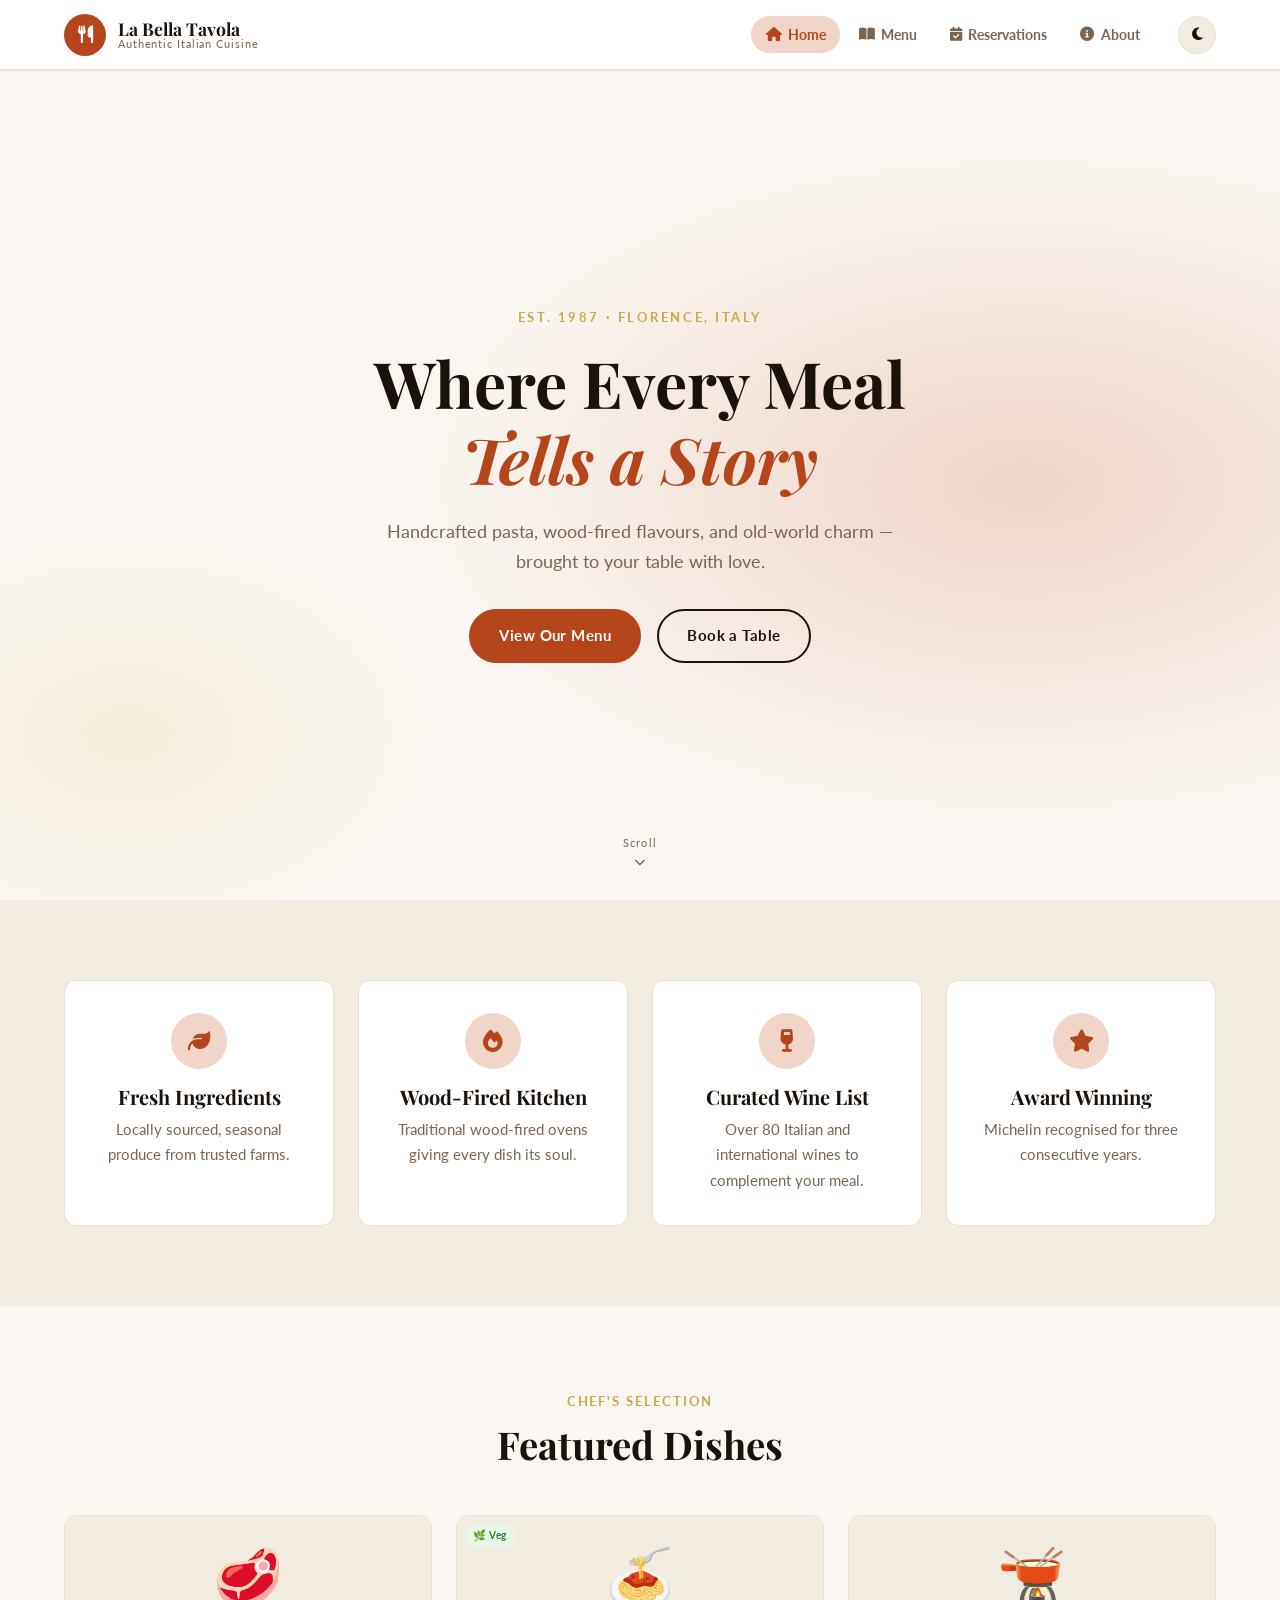
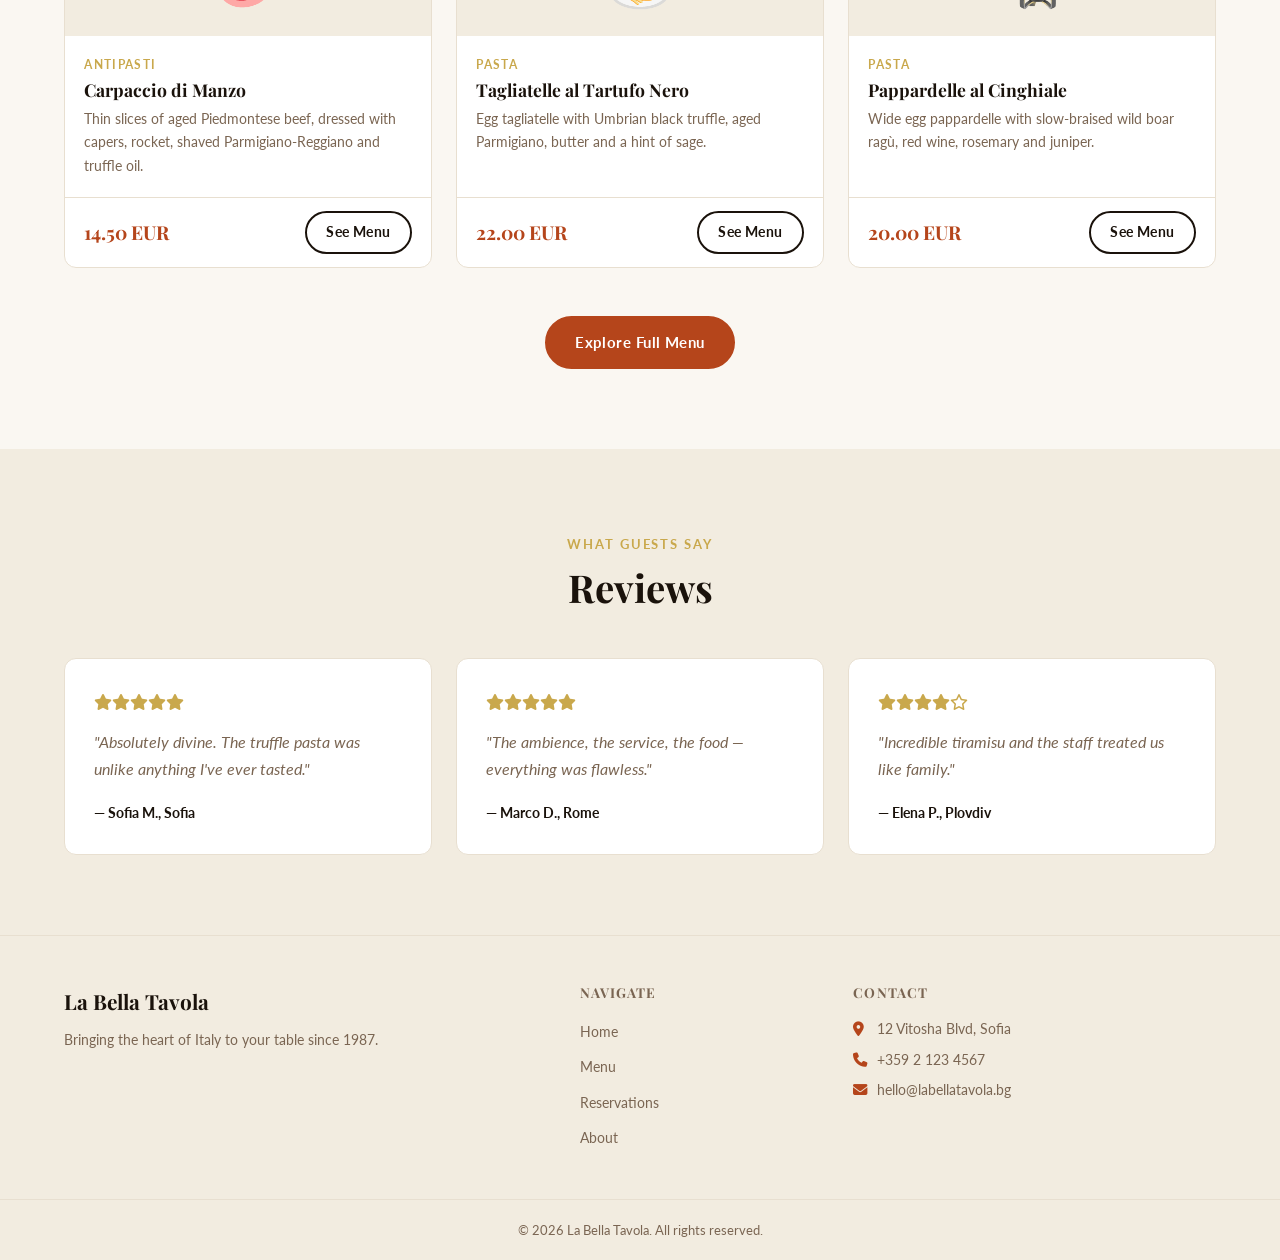
<file: index.html>
<!DOCTYPE html>
<html lang="bg">
<head>
  <meta charset="UTF-8" />
  <meta name="viewport" content="width=device-width, initial-scale=1.0" />
  <title>La Bella Tavola – Restaurant Menu</title>
  <link rel="preconnect" href="https://fonts.googleapis.com" />
  <link rel="preconnect" href="https://fonts.gstatic.com" crossorigin />
  <link href="https://fonts.googleapis.com/css2?family=Playfair+Display:ital,wght@0,400;0,700;1,400&family=Lato:wght@300;400;700&display=swap" rel="stylesheet" />
  <link rel="stylesheet" href="https://cdnjs.cloudflare.com/ajax/libs/font-awesome/6.5.0/css/all.min.css" />
  <link rel="stylesheet" href="css/style.css" />
</head>
<body>
  <header>
    <div class="header-inner">
      <div class="logo">
        <span class="logo-icon"><i class="fa-solid fa-utensils"></i></span>
        <div class="logo-text">
          <span class="logo-name">La Bella Tavola</span>
          <span class="logo-tagline">Authentic Italian Cuisine</span>
        </div>
      </div>
      <button class="hamburger" id="hamburger" aria-label="Toggle menu">
        <span></span><span></span><span></span>
      </button>
      <nav id="main-nav">
        <ul>
          <li><a href="index.html" class="active"><i class="fa-solid fa-house"></i> Home</a></li>
          <li><a href="pages/menu.html"><i class="fa-solid fa-book-open"></i> Menu</a></li>
          <li><a href="pages/reservations.html"><i class="fa-solid fa-calendar-check"></i> Reservations</a></li>
          <li><a href="pages/about.html"><i class="fa-solid fa-circle-info"></i> About</a></li>
        </ul>
      </nav>
      <button class="theme-toggle" id="themeToggle" aria-label="Toggle dark mode">
        <i class="fa-solid fa-moon"></i>
      </button>
    </div>
  </header>

  <main>
    <section class="hero">
      <div class="hero-bg"></div>
      <div class="hero-content">
        <p class="hero-sub">Est. 1987 · Florence, Italy</p>
        <h1>Where Every Meal<br /><em>Tells a Story</em></h1>
        <p class="hero-desc">Handcrafted pasta, wood-fired flavours, and old-world charm — brought to your table with love.</p>
        <div class="hero-btns">
          <a href="pages/menu.html" class="btn btn-primary">View Our Menu</a>
          <a href="pages/reservations.html" class="btn btn-outline">Book a Table</a>
        </div>
      </div>
      <div class="hero-scroll-hint">
        <span>Scroll</span>
        <i class="fa-solid fa-chevron-down"></i>
      </div>
    </section>

    <section class="features">
      <div class="container">
        <div class="features-grid">
          <div class="feature-card">
            <div class="feature-icon"><i class="fa-solid fa-leaf"></i></div>
            <h3>Fresh Ingredients</h3>
            <p>Locally sourced, seasonal produce from trusted farms.</p>
          </div>
          <div class="feature-card">
            <div class="feature-icon"><i class="fa-solid fa-fire"></i></div>
            <h3>Wood-Fired Kitchen</h3>
            <p>Traditional wood-fired ovens giving every dish its soul.</p>
          </div>
          <div class="feature-card">
            <div class="feature-icon"><i class="fa-solid fa-wine-glass"></i></div>
            <h3>Curated Wine List</h3>
            <p>Over 80 Italian and international wines to complement your meal.</p>
          </div>
          <div class="feature-card">
            <div class="feature-icon"><i class="fa-solid fa-star"></i></div>
            <h3>Award Winning</h3>
            <p>Michelin recognised for three consecutive years.</p>
          </div>
        </div>
      </div>
    </section>

    <section class="featured-section">
      <div class="container">
        <div class="section-header">
          <span class="section-label">Chef's Selection</span>
          <h2>Featured Dishes</h2>
        </div>
        <div class="dishes-grid" id="featuredDishes"></div>
        <div class="section-footer">
          <a href="pages/menu.html" class="btn btn-primary">Explore Full Menu</a>
        </div>
      </div>
    </section>

    <section class="testimonials">
      <div class="container">
        <div class="section-header">
          <span class="section-label">What Guests Say</span>
          <h2>Reviews</h2>
        </div>
        <div class="testimonials-grid">
          <article class="testimonial-card">
            <div class="stars"><i class="fa-solid fa-star"></i><i class="fa-solid fa-star"></i><i class="fa-solid fa-star"></i><i class="fa-solid fa-star"></i><i class="fa-solid fa-star"></i></div>
            <p>"Absolutely divine. The truffle pasta was unlike anything I've ever tasted."</p>
            <cite>— Sofia M., Sofia</cite>
          </article>
          <article class="testimonial-card">
            <div class="stars"><i class="fa-solid fa-star"></i><i class="fa-solid fa-star"></i><i class="fa-solid fa-star"></i><i class="fa-solid fa-star"></i><i class="fa-solid fa-star"></i></div>
            <p>"The ambience, the service, the food — everything was flawless."</p>
            <cite>— Marco D., Rome</cite>
          </article>
          <article class="testimonial-card">
            <div class="stars"><i class="fa-solid fa-star"></i><i class="fa-solid fa-star"></i><i class="fa-solid fa-star"></i><i class="fa-solid fa-star"></i><i class="fa-regular fa-star"></i></div>
            <p>"Incredible tiramisu and the staff treated us like family."</p>
            <cite>— Elena P., Plovdiv</cite>
          </article>
        </div>
      </div>
    </section>
  </main>

  <footer>
    <div class="container footer-inner">
      <div class="footer-brand">
        <span class="logo-name">La Bella Tavola</span>
        <p>Bringing the heart of Italy to your table since 1987.</p>
      </div>
      <div class="footer-links">
        <h4>Navigate</h4>
        <ul>
          <li><a href="index.html">Home</a></li>
          <li><a href="pages/menu.html">Menu</a></li>
          <li><a href="pages/reservations.html">Reservations</a></li>
          <li><a href="pages/about.html">About</a></li>
        </ul>
      </div>
      <div class="footer-contact">
        <h4>Contact</h4>
        <p><i class="fa-solid fa-location-dot"></i> 12 Vitosha Blvd, Sofia</p>
        <p><i class="fa-solid fa-phone"></i> +359 2 123 4567</p>
        <p><i class="fa-solid fa-envelope"></i> hello@labellatavola.bg</p>
      </div>
    </div>
    <div class="footer-bottom">
      <p>© 2026 La Bella Tavola. All rights reserved.</p>
    </div>
  </footer>

  <div id="toast" class="toast hidden"></div>
  <script src="js/data.js"></script>
  <script src="js/script.js"></script>
</body>
</html>
</file>
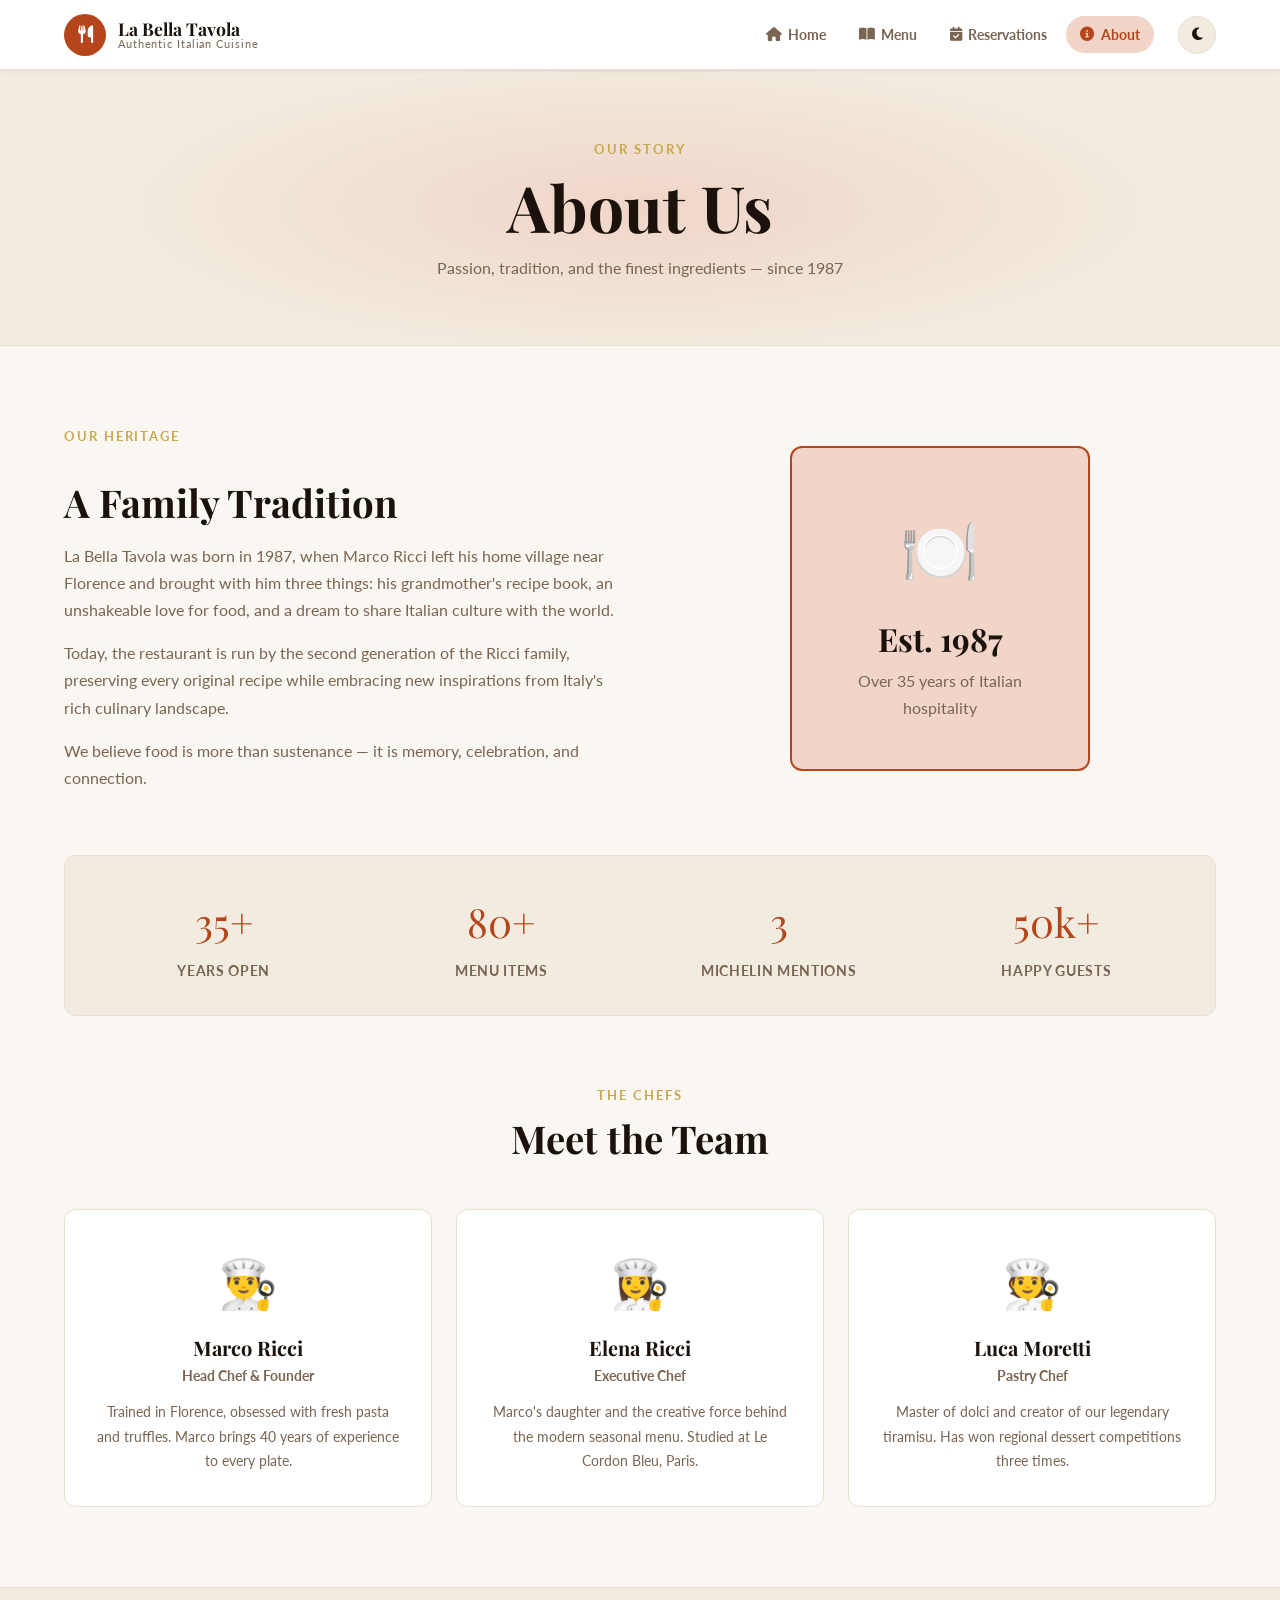
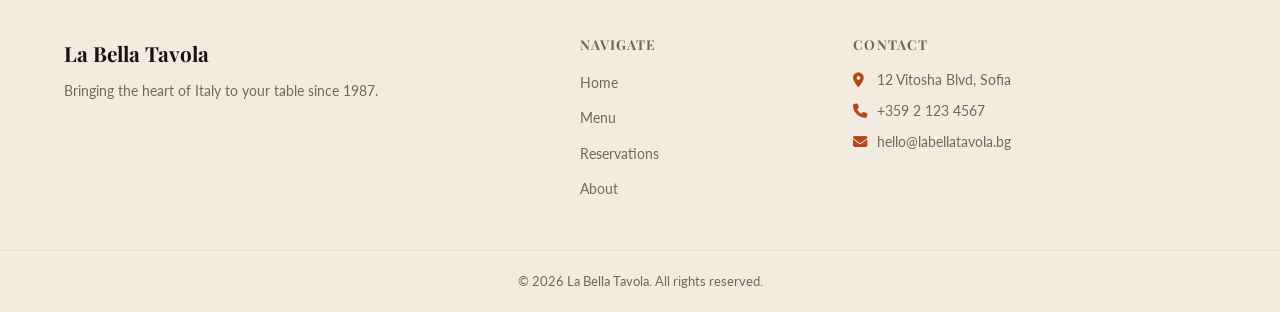
<file: pages/about.html>
<!DOCTYPE html>
<html lang="bg">
<head>
  <meta charset="UTF-8" />
  <meta name="viewport" content="width=device-width, initial-scale=1.0" />
  <title>About – La Bella Tavola</title>
  <link rel="preconnect" href="https://fonts.googleapis.com" />
  <link rel="preconnect" href="https://fonts.gstatic.com" crossorigin />
  <link href="https://fonts.googleapis.com/css2?family=Playfair+Display:ital,wght@0,400;0,700;1,400&family=Lato:wght@300;400;700&display=swap" rel="stylesheet" />
  <link rel="stylesheet" href="https://cdnjs.cloudflare.com/ajax/libs/font-awesome/6.5.0/css/all.min.css" />
  <link rel="stylesheet" href="../css/style.css" />
</head>
<body>
  <header>
    <div class="header-inner">
      <div class="logo">
        <span class="logo-icon"><i class="fa-solid fa-utensils"></i></span>
        <div class="logo-text">
          <span class="logo-name">La Bella Tavola</span>
          <span class="logo-tagline">Authentic Italian Cuisine</span>
        </div>
      </div>
      <button class="hamburger" id="hamburger" aria-label="Toggle menu">
        <span></span><span></span><span></span>
      </button>
      <nav id="main-nav">
        <ul>
          <li><a href="../index.html"><i class="fa-solid fa-house"></i> Home</a></li>
          <li><a href="menu.html"><i class="fa-solid fa-book-open"></i> Menu</a></li>
          <li><a href="reservations.html"><i class="fa-solid fa-calendar-check"></i> Reservations</a></li>
          <li><a href="about.html" class="active"><i class="fa-solid fa-circle-info"></i> About</a></li>
        </ul>
      </nav>
      <button class="theme-toggle" id="themeToggle" aria-label="Toggle dark mode">
        <i class="fa-solid fa-moon"></i>
      </button>
    </div>
  </header>

  <main>
    <section class="page-hero">
      <div class="page-hero-content">
        <span class="section-label">Our Story</span>
        <h1>About Us</h1>
        <p>Passion, tradition, and the finest ingredients — since 1987</p>
      </div>
    </section>

    <section class="about-section">
      <div class="container">
        <div class="about-grid">
          <div class="about-text">
            <span class="section-label">Our Heritage</span>
            <h2>A Family Tradition</h2>
            <p>La Bella Tavola was born in 1987, when Marco Ricci left his home village near Florence and brought with him three things: his grandmother's recipe book, an unshakeable love for food, and a dream to share Italian culture with the world.</p>
            <p>Today, the restaurant is run by the second generation of the Ricci family, preserving every original recipe while embracing new inspirations from Italy's rich culinary landscape.</p>
            <p>We believe food is more than sustenance — it is memory, celebration, and connection.</p>
          </div>
          <div class="about-visual">
            <div class="about-card-big">
              <span class="big-emoji">🍽️</span>
              <h3>Est. 1987</h3>
              <p>Over 35 years of Italian hospitality</p>
            </div>
          </div>
        </div>

        <div class="stats-grid">
          <div class="stat-item"><span class="stat-num">35+</span><span class="stat-label">Years open</span></div>
          <div class="stat-item"><span class="stat-num">80+</span><span class="stat-label">Menu items</span></div>
          <div class="stat-item"><span class="stat-num">3</span><span class="stat-label">Michelin mentions</span></div>
          <div class="stat-item"><span class="stat-num">50k+</span><span class="stat-label">Happy guests</span></div>
        </div>

        <div class="section-header" style="margin-top:4rem">
          <span class="section-label">The Chefs</span>
          <h2>Meet the Team</h2>
        </div>
        <div class="team-grid">
          <article class="team-card">
            <div class="team-avatar">👨‍🍳</div>
            <h3>Marco Ricci</h3>
            <p class="team-role">Head Chef & Founder</p>
            <p>Trained in Florence, obsessed with fresh pasta and truffles. Marco brings 40 years of experience to every plate.</p>
          </article>
          <article class="team-card">
            <div class="team-avatar">👩‍🍳</div>
            <h3>Elena Ricci</h3>
            <p class="team-role">Executive Chef</p>
            <p>Marco's daughter and the creative force behind the modern seasonal menu. Studied at Le Cordon Bleu, Paris.</p>
          </article>
          <article class="team-card">
            <div class="team-avatar">🧑‍🍳</div>
            <h3>Luca Moretti</h3>
            <p class="team-role">Pastry Chef</p>
            <p>Master of dolci and creator of our legendary tiramisu. Has won regional dessert competitions three times.</p>
          </article>
        </div>
      </div>
    </section>
  </main>

  <footer>
    <div class="container footer-inner">
      <div class="footer-brand">
        <span class="logo-name">La Bella Tavola</span>
        <p>Bringing the heart of Italy to your table since 1987.</p>
      </div>
      <div class="footer-links">
        <h4>Navigate</h4>
        <ul>
          <li><a href="../index.html">Home</a></li>
          <li><a href="menu.html">Menu</a></li>
          <li><a href="reservations.html">Reservations</a></li>
          <li><a href="about.html">About</a></li>
        </ul>
      </div>
      <div class="footer-contact">
        <h4>Contact</h4>
        <p><i class="fa-solid fa-location-dot"></i> 12 Vitosha Blvd, Sofia</p>
        <p><i class="fa-solid fa-phone"></i> +359 2 123 4567</p>
        <p><i class="fa-solid fa-envelope"></i> hello@labellatavola.bg</p>
      </div>
    </div>
    <div class="footer-bottom"><p>© 2026 La Bella Tavola. All rights reserved.</p></div>
  </footer>

  <div id="toast" class="toast hidden"></div>
  <script src="../js/data.js"></script>
  <script src="../js/script.js"></script>
</body>
</html>
</file>
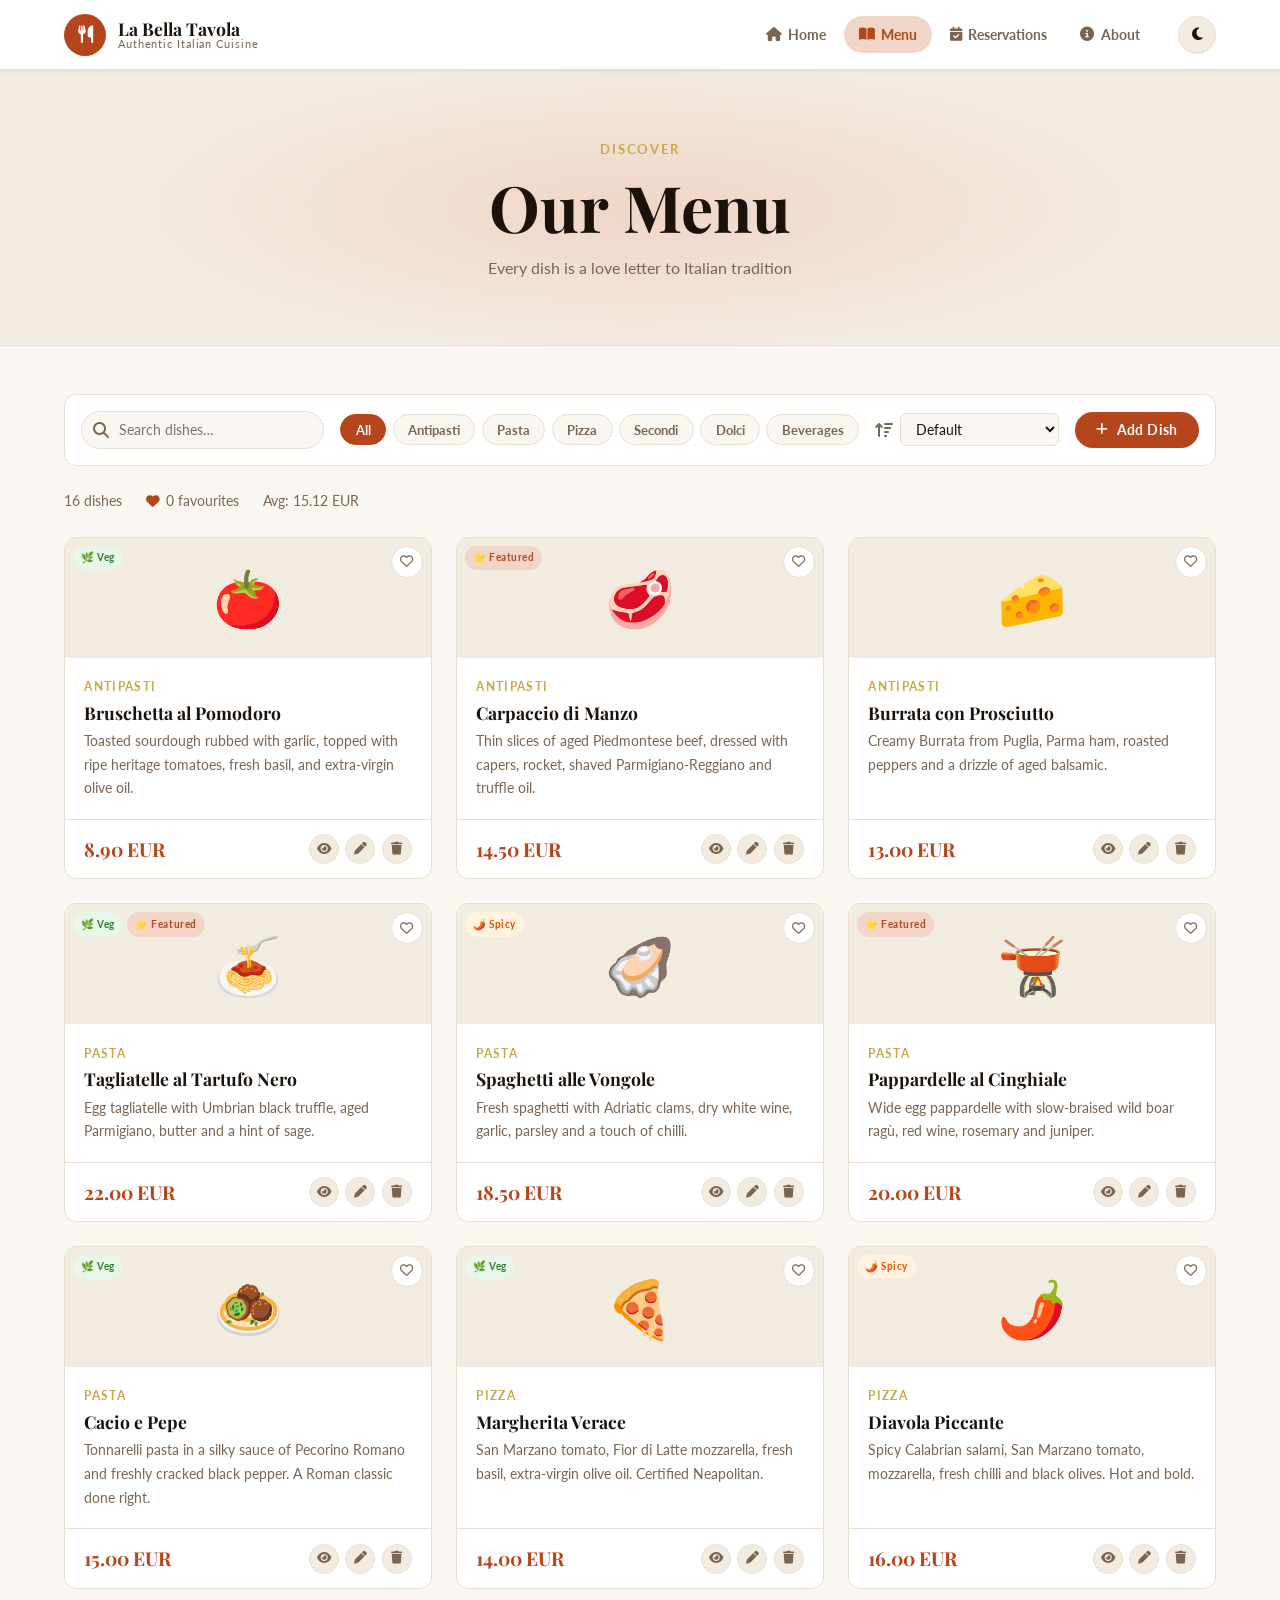
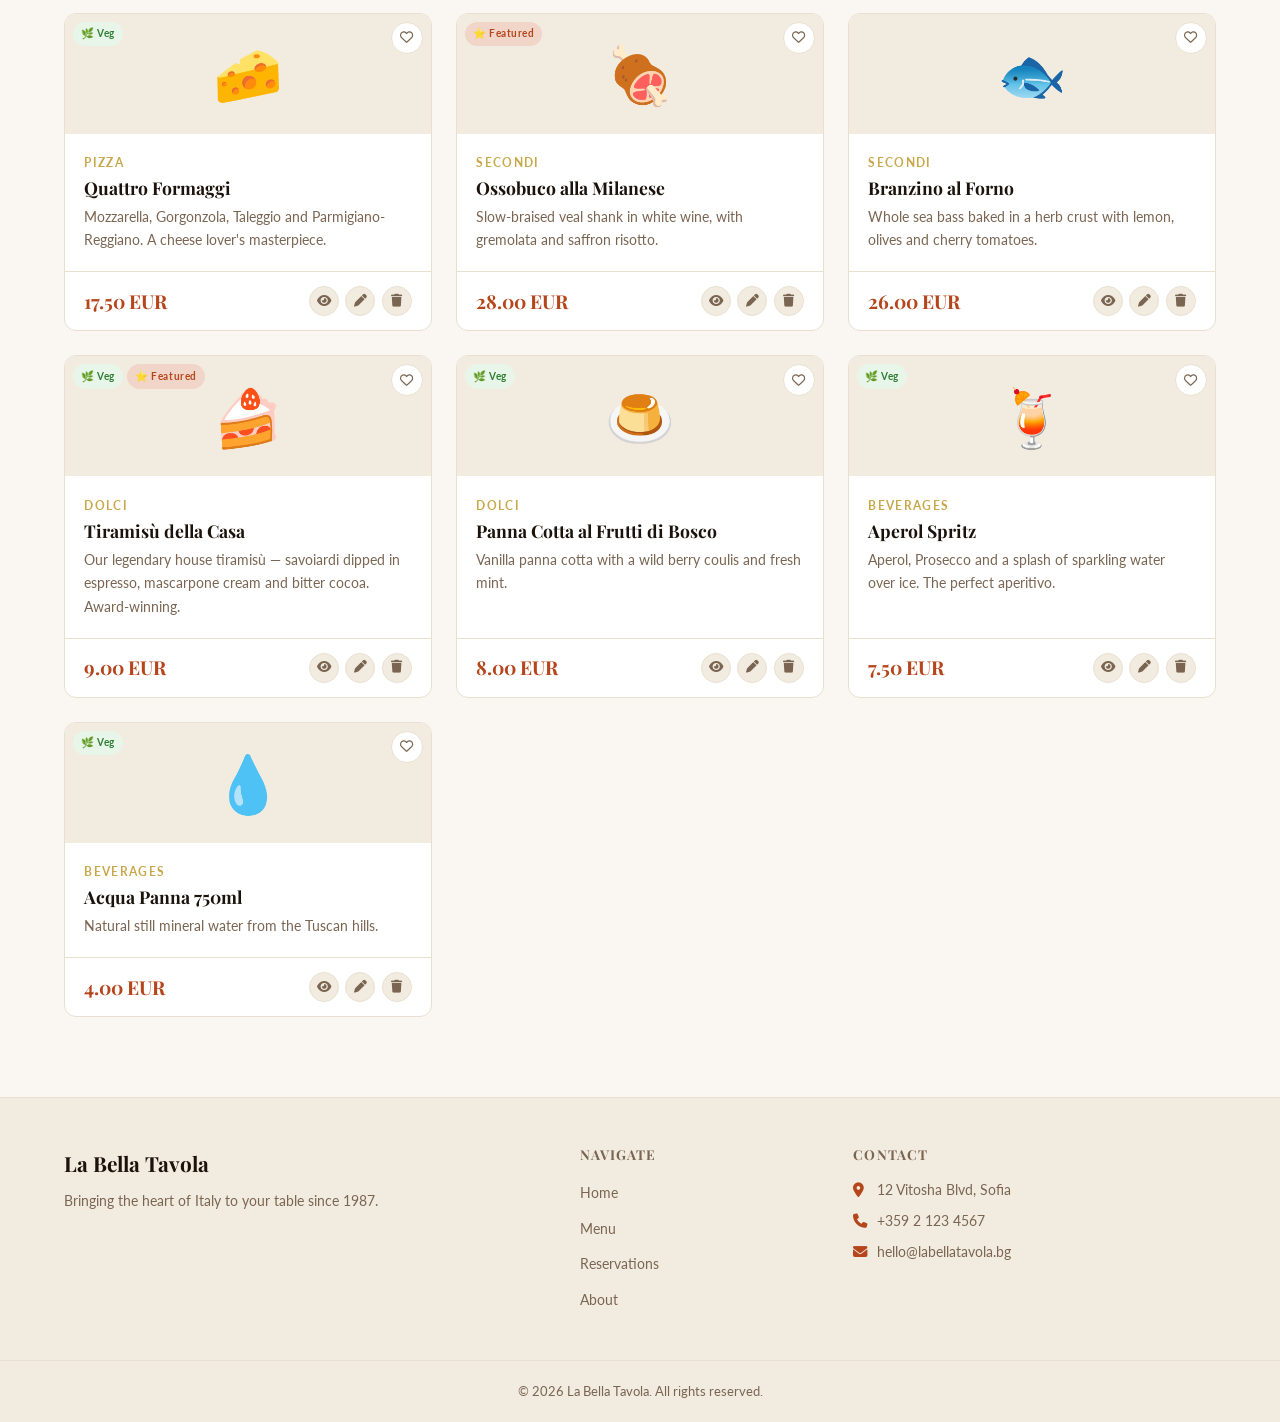
<file: pages/menu.html>
<!DOCTYPE html>
<html lang="bg">
<head>
  <meta charset="UTF-8" />
  <meta name="viewport" content="width=device-width, initial-scale=1.0" />
  <title>Menu – La Bella Tavola</title>
  <link rel="preconnect" href="https://fonts.googleapis.com" />
  <link rel="preconnect" href="https://fonts.gstatic.com" crossorigin />
  <link href="https://fonts.googleapis.com/css2?family=Playfair+Display:ital,wght@0,400;0,700;1,400&family=Lato:wght@300;400;700&display=swap" rel="stylesheet" />
  <link rel="stylesheet" href="https://cdnjs.cloudflare.com/ajax/libs/font-awesome/6.5.0/css/all.min.css" />
  <link rel="stylesheet" href="../css/style.css" />
</head>
<body>
  <header>
    <div class="header-inner">
      <div class="logo">
        <span class="logo-icon"><i class="fa-solid fa-utensils"></i></span>
        <div class="logo-text">
          <span class="logo-name">La Bella Tavola</span>
          <span class="logo-tagline">Authentic Italian Cuisine</span>
        </div>
      </div>
      <button class="hamburger" id="hamburger" aria-label="Toggle menu">
        <span></span><span></span><span></span>
      </button>
      <nav id="main-nav">
        <ul>
          <li><a href="../index.html"><i class="fa-solid fa-house"></i> Home</a></li>
          <li><a href="menu.html" class="active"><i class="fa-solid fa-book-open"></i> Menu</a></li>
          <li><a href="reservations.html"><i class="fa-solid fa-calendar-check"></i> Reservations</a></li>
          <li><a href="about.html"><i class="fa-solid fa-circle-info"></i> About</a></li>
        </ul>
      </nav>
      <button class="theme-toggle" id="themeToggle" aria-label="Toggle dark mode">
        <i class="fa-solid fa-moon"></i>
      </button>
    </div>
  </header>

  <main>
    <section class="page-hero">
      <div class="page-hero-content">
        <span class="section-label">Discover</span>
        <h1>Our Menu</h1>
        <p>Every dish is a love letter to Italian tradition</p>
      </div>
    </section>

    <section class="menu-section">
      <div class="container">
        <div class="menu-toolbar">
          <div class="search-wrap">
            <i class="fa-solid fa-magnifying-glass"></i>
            <input type="text" id="searchInput" placeholder="Search dishes…" aria-label="Search dishes" />
            <button id="clearSearch" class="clear-btn" hidden><i class="fa-solid fa-xmark"></i></button>
          </div>
          <div class="filter-wrap">
            <button class="filter-btn active" data-cat="all">All</button>
            <button class="filter-btn" data-cat="antipasti">Antipasti</button>
            <button class="filter-btn" data-cat="pasta">Pasta</button>
            <button class="filter-btn" data-cat="pizza">Pizza</button>
            <button class="filter-btn" data-cat="secondi">Secondi</button>
            <button class="filter-btn" data-cat="dolci">Dolci</button>
            <button class="filter-btn" data-cat="beverages">Beverages</button>
          </div>
          <div class="sort-wrap">
            <label for="sortSelect"><i class="fa-solid fa-arrow-up-wide-short"></i></label>
            <select id="sortSelect">
              <option value="default">Default</option>
              <option value="price-asc">Price: Low → High</option>
              <option value="price-desc">Price: High → Low</option>
              <option value="name-asc">Name A→Z</option>
              <option value="rating-desc">Top Rated</option>
            </select>
          </div>
          <button class="btn btn-primary btn-sm" id="openAddModal">
            <i class="fa-solid fa-plus"></i> Add Dish
          </button>
        </div>

        <div class="stats-bar">
          <span id="dishCount">0 dishes</span>
          <span id="favCount"><i class="fa-solid fa-heart"></i> 0 favourites</span>
          <span id="avgPrice">Avg: 0.00 EUR</span>
        </div>

        <div class="menu-grid" id="menuGrid"></div>

        <div class="empty-state hidden" id="emptyState">
          <i class="fa-solid fa-plate-wheat"></i>
          <h3>No dishes found</h3>
          <p>Try a different search or category.</p>
        </div>
      </div>
    </section>
  </main>

  <footer>
    <div class="container footer-inner">
      <div class="footer-brand">
        <span class="logo-name">La Bella Tavola</span>
        <p>Bringing the heart of Italy to your table since 1987.</p>
      </div>
      <div class="footer-links">
        <h4>Navigate</h4>
        <ul>
          <li><a href="../index.html">Home</a></li>
          <li><a href="menu.html">Menu</a></li>
          <li><a href="reservations.html">Reservations</a></li>
          <li><a href="about.html">About</a></li>
        </ul>
      </div>
      <div class="footer-contact">
        <h4>Contact</h4>
        <p><i class="fa-solid fa-location-dot"></i> 12 Vitosha Blvd, Sofia</p>
        <p><i class="fa-solid fa-phone"></i> +359 2 123 4567</p>
        <p><i class="fa-solid fa-envelope"></i> hello@labellatavola.bg</p>
      </div>
    </div>
    <div class="footer-bottom">
      <p>© 2026 La Bella Tavola. All rights reserved.</p>
    </div>
  </footer>

  <div class="modal-overlay hidden" id="dishModal">
    <div class="modal" role="dialog" aria-modal="true" aria-labelledby="modalTitle">
      <button class="modal-close" id="closeModal"><i class="fa-solid fa-xmark"></i></button>
      <h2 id="modalTitle">Add New Dish</h2>
      <div class="form-group">
        <label for="dishName">Dish Name *</label>
        <input type="text" id="dishName" placeholder="e.g. Tagliatelle al Tartufo" />
        <span class="field-error" id="nameError"></span>
      </div>
      <div class="form-row">
        <div class="form-group">
          <label for="dishCategory">Category *</label>
          <select id="dishCategory">
            <option value="">— Select —</option>
            <option value="antipasti">Antipasti</option>
            <option value="pasta">Pasta</option>
            <option value="pizza">Pizza</option>
            <option value="secondi">Secondi</option>
            <option value="dolci">Dolci</option>
            <option value="beverages">Beverages</option>
          </select>
          <span class="field-error" id="catError"></span>
        </div>
        <div class="form-group">
          <label for="dishPrice">Price (EUR) *</label>
          <input type="number" id="dishPrice" placeholder="0.00" min="0" step="0.01" />
          <span class="field-error" id="priceError"></span>
        </div>
      </div>
      <div class="form-group">
        <label for="dishDesc">Description *</label>
        <textarea id="dishDesc" rows="3" placeholder="Describe the dish…"></textarea>
        <span class="field-error" id="descError"></span>
      </div>
      <div class="form-row">
        <div class="form-group">
          <label for="dishEmoji">Emoji / Icon</label>
          <input type="text" id="dishEmoji" placeholder="🍝" maxlength="4" />
        </div>
        <div class="form-group">
          <label for="dishTags">Tags (comma separated)</label>
          <input type="text" id="dishTags" placeholder="vegetarian, spicy…" />
        </div>
      </div>
      <div class="form-check">
        <input type="checkbox" id="dishVeg" />
        <label for="dishVeg">Vegetarian</label>
        <input type="checkbox" id="dishSpicy" />
        <label for="dishSpicy">Spicy</label>
        <input type="checkbox" id="dishFeatured" />
        <label for="dishFeatured">Featured</label>
      </div>
      <div class="modal-actions">
        <button class="btn btn-outline" id="cancelModal">Cancel</button>
        <button class="btn btn-primary" id="saveDish">Save Dish</button>
      </div>
    </div>
  </div>

  <div class="modal-overlay hidden" id="deleteModal">
    <div class="modal modal-sm" role="dialog" aria-modal="true">
      <h2>Delete Dish?</h2>
      <p id="deleteMsg">Are you sure you want to remove this dish?</p>
      <div class="modal-actions">
        <button class="btn btn-outline" id="cancelDelete">Cancel</button>
        <button class="btn btn-danger" id="confirmDelete">Delete</button>
      </div>
    </div>
  </div>

  <div id="toast" class="toast hidden"></div>
  <script src="../js/data.js"></script>
  <script src="../js/menu.js"></script>
  <script src="../js/script.js"></script>
</body>
</html>
</file>
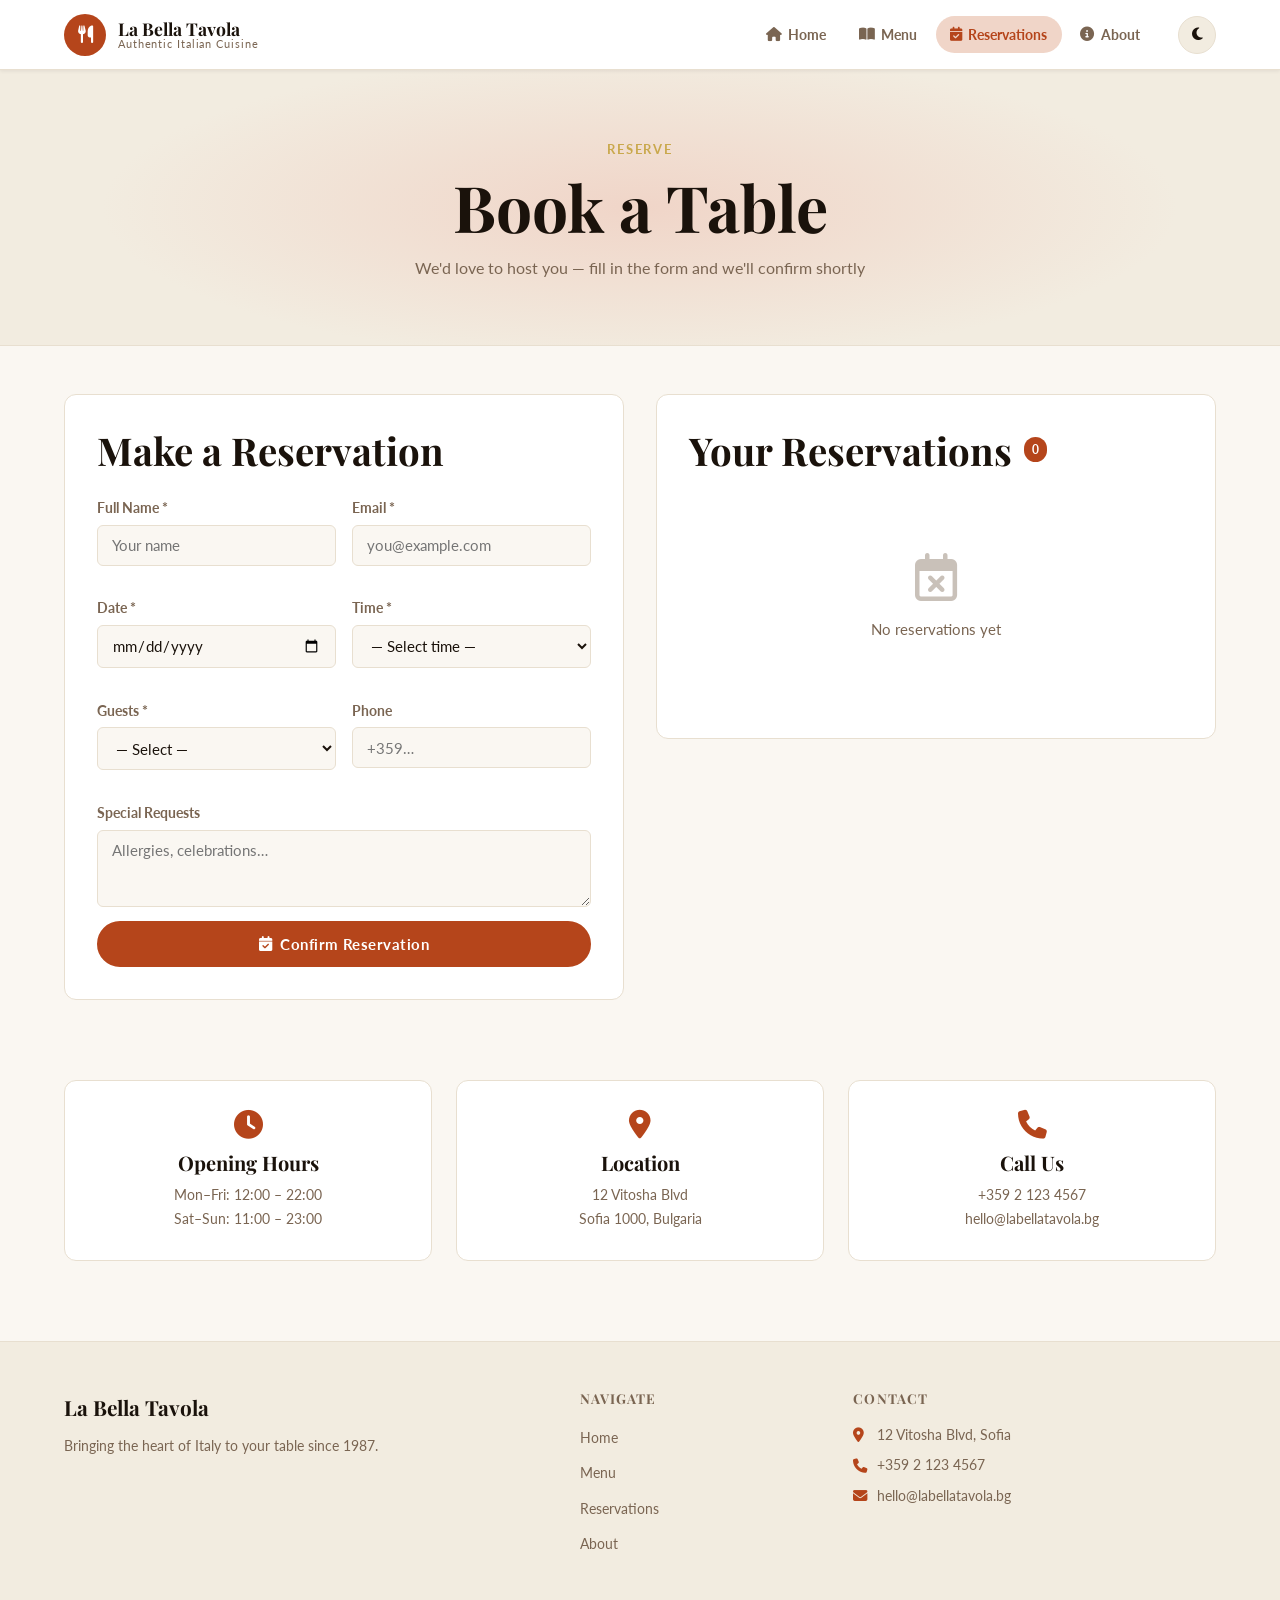
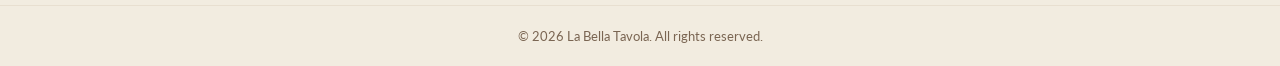
<file: pages/reservations.html>
<!DOCTYPE html>
<html lang="bg">
<head>
  <meta charset="UTF-8" />
  <meta name="viewport" content="width=device-width, initial-scale=1.0" />
  <title>Reservations – La Bella Tavola</title>
  <link rel="preconnect" href="https://fonts.googleapis.com" />
  <link rel="preconnect" href="https://fonts.gstatic.com" crossorigin />
  <link href="https://fonts.googleapis.com/css2?family=Playfair+Display:ital,wght@0,400;0,700;1,400&family=Lato:wght@300;400;700&display=swap" rel="stylesheet" />
  <link rel="stylesheet" href="https://cdnjs.cloudflare.com/ajax/libs/font-awesome/6.5.0/css/all.min.css" />
  <link rel="stylesheet" href="../css/style.css" />
</head>
<body>
  <header>
    <div class="header-inner">
      <div class="logo">
        <span class="logo-icon"><i class="fa-solid fa-utensils"></i></span>
        <div class="logo-text">
          <span class="logo-name">La Bella Tavola</span>
          <span class="logo-tagline">Authentic Italian Cuisine</span>
        </div>
      </div>
      <button class="hamburger" id="hamburger" aria-label="Toggle menu">
        <span></span><span></span><span></span>
      </button>
      <nav id="main-nav">
        <ul>
          <li><a href="../index.html"><i class="fa-solid fa-house"></i> Home</a></li>
          <li><a href="menu.html"><i class="fa-solid fa-book-open"></i> Menu</a></li>
          <li><a href="reservations.html" class="active"><i class="fa-solid fa-calendar-check"></i> Reservations</a></li>
          <li><a href="about.html"><i class="fa-solid fa-circle-info"></i> About</a></li>
        </ul>
      </nav>
      <button class="theme-toggle" id="themeToggle" aria-label="Toggle dark mode">
        <i class="fa-solid fa-moon"></i>
      </button>
    </div>
  </header>

  <main>
    <section class="page-hero">
      <div class="page-hero-content">
        <span class="section-label">Reserve</span>
        <h1>Book a Table</h1>
        <p>We'd love to host you — fill in the form and we'll confirm shortly</p>
      </div>
    </section>

    <section class="reservations-section">
      <div class="container res-grid">
        <div class="res-form-wrap">
          <h2>Make a Reservation</h2>
          <form id="reservationForm" novalidate>
            <div class="form-row">
              <div class="form-group">
                <label for="resName">Full Name *</label>
                <input type="text" id="resName" placeholder="Your name" />
                <span class="field-error" id="resNameError"></span>
              </div>
              <div class="form-group">
                <label for="resEmail">Email *</label>
                <input type="email" id="resEmail" placeholder="you@example.com" />
                <span class="field-error" id="resEmailError"></span>
              </div>
            </div>
            <div class="form-row">
              <div class="form-group">
                <label for="resDate">Date *</label>
                <input type="date" id="resDate" />
                <span class="field-error" id="resDateError"></span>
              </div>
              <div class="form-group">
                <label for="resTime">Time *</label>
                <select id="resTime">
                  <option value="">— Select time —</option>
                  <option>12:00</option><option>12:30</option>
                  <option>13:00</option><option>13:30</option>
                  <option>14:00</option><option>18:00</option>
                  <option>18:30</option><option>19:00</option>
                  <option>19:30</option><option>20:00</option>
                  <option>20:30</option><option>21:00</option>
                </select>
                <span class="field-error" id="resTimeError"></span>
              </div>
            </div>
            <div class="form-row">
              <div class="form-group">
                <label for="resGuests">Guests *</label>
                <select id="resGuests">
                  <option value="">— Select —</option>
                  <option>1</option><option>2</option><option>3</option>
                  <option>4</option><option>5</option><option>6</option>
                  <option>7</option><option>8+</option>
                </select>
                <span class="field-error" id="resGuestsError"></span>
              </div>
              <div class="form-group">
                <label for="resPhone">Phone</label>
                <input type="tel" id="resPhone" placeholder="+359…" />
              </div>
            </div>
            <div class="form-group">
              <label for="resNotes">Special Requests</label>
              <textarea id="resNotes" rows="3" placeholder="Allergies, celebrations…"></textarea>
            </div>
            <button type="submit" class="btn btn-primary btn-full">
              <i class="fa-solid fa-calendar-check"></i> Confirm Reservation
            </button>
          </form>
        </div>

        <div class="res-list-wrap">
          <div class="res-list-header">
            <h2>Your Reservations</h2>
            <span id="resCount" class="badge">0</span>
          </div>
          <div id="resList" class="res-list">
            <div class="empty-state" id="resEmpty">
              <i class="fa-regular fa-calendar-xmark"></i>
              <p>No reservations yet</p>
            </div>
          </div>
        </div>
      </div>
    </section>

    <section class="info-section">
      <div class="container">
        <div class="info-grid">
          <article class="info-card">
            <i class="fa-solid fa-clock"></i>
            <h3>Opening Hours</h3>
            <p>Mon–Fri: 12:00 – 22:00</p>
            <p>Sat–Sun: 11:00 – 23:00</p>
          </article>
          <article class="info-card">
            <i class="fa-solid fa-location-dot"></i>
            <h3>Location</h3>
            <p>12 Vitosha Blvd</p>
            <p>Sofia 1000, Bulgaria</p>
          </article>
          <article class="info-card">
            <i class="fa-solid fa-phone"></i>
            <h3>Call Us</h3>
            <p>+359 2 123 4567</p>
            <p>hello@labellatavola.bg</p>
          </article>
        </div>
      </div>
    </section>
  </main>

  <footer>
    <div class="container footer-inner">
      <div class="footer-brand">
        <span class="logo-name">La Bella Tavola</span>
        <p>Bringing the heart of Italy to your table since 1987.</p>
      </div>
      <div class="footer-links">
        <h4>Navigate</h4>
        <ul>
          <li><a href="../index.html">Home</a></li>
          <li><a href="menu.html">Menu</a></li>
          <li><a href="reservations.html">Reservations</a></li>
          <li><a href="about.html">About</a></li>
        </ul>
      </div>
      <div class="footer-contact">
        <h4>Contact</h4>
        <p><i class="fa-solid fa-location-dot"></i> 12 Vitosha Blvd, Sofia</p>
        <p><i class="fa-solid fa-phone"></i> +359 2 123 4567</p>
        <p><i class="fa-solid fa-envelope"></i> hello@labellatavola.bg</p>
      </div>
    </div>
    <div class="footer-bottom">
      <p>© 2026 La Bella Tavola. All rights reserved.</p>
    </div>
  </footer>

  <div id="toast" class="toast hidden"></div>
  <script src="../js/data.js"></script>
  <script src="../js/reservations.js"></script>
  <script src="../js/script.js"></script>
</body>
</html>
</file>
<file: css/style.css>
*, *::before, *::after { box-sizing: border-box; margin: 0; padding: 0; }
img { max-width: 100%; display: block; }
a { text-decoration: none; color: inherit; }
ul { list-style: none; }
button { cursor: pointer; font-family: inherit; }
input, select, textarea, button { font-family: inherit; }
textarea { resize: vertical; }

:root {
  --clr-bg: #faf7f2;
  --clr-bg2: #f2ece0;
  --clr-surface: #ffffff;
  --clr-border: #e8dfd0;
  --clr-text: #1a120b;
  --clr-text-muted: #7a6552;
  --clr-accent: #b5451b;
  --clr-accent-light: #f0d5c8;
  --clr-accent-dark: #8a3214;
  --clr-gold: #c9a84c;
  --clr-gold-light: #f5edda;
  --clr-success: #2e7d32;
  --clr-error: #c62828;
  --clr-danger: #c62828;
  --shadow-sm: 0 1px 4px rgba(26,18,11,.08);
  --shadow-md: 0 4px 20px rgba(26,18,11,.12);
  --shadow-lg: 0 12px 40px rgba(26,18,11,.18);
  --radius: 12px;
  --radius-sm: 6px;
  --transition: 0.25s ease;
  --font-display: 'Playfair Display', Georgia, serif;
  --font-body: 'Lato', sans-serif;
  --header-h: 70px;
}

body.dark {
  --clr-bg: #130e08;
  --clr-bg2: #1c1510;
  --clr-surface: #221a12;
  --clr-border: #3a2e22;
  --clr-text: #f5ede0;
  --clr-text-muted: #a08060;
  --clr-accent: #e06040;
  --clr-accent-light: #3a1c10;
  --clr-accent-dark: #ff8060;
  --clr-gold-light: #2a2010;
  --shadow-sm: 0 1px 4px rgba(0,0,0,.3);
  --shadow-md: 0 4px 20px rgba(0,0,0,.4);
  --shadow-lg: 0 12px 40px rgba(0,0,0,.6);
}

html { scroll-behavior: smooth; }
body {
  background: var(--clr-bg);
  color: var(--clr-text);
  font-family: var(--font-body);
  font-weight: 400;
  line-height: 1.7;
  min-height: 100vh;
  display: flex;
  flex-direction: column;
  transition: background var(--transition), color var(--transition);
}
main { flex: 1; }

.container { max-width: 1200px; margin: 0 auto; padding: 0 1.5rem; }

h1,h2,h3,h4 { font-family: var(--font-display); line-height: 1.2; }
h1 { font-size: clamp(2.2rem, 5vw, 4rem); }
h2 { font-size: clamp(1.6rem, 3vw, 2.4rem); }
h3 { font-size: 1.25rem; }
em { font-style: italic; color: var(--clr-accent); }

.btn {
  display: inline-flex;
  align-items: center;
  gap: .5rem;
  padding: .75rem 1.75rem;
  border-radius: 50px;
  font-size: .95rem;
  font-weight: 700;
  letter-spacing: .03em;
  border: 2px solid transparent;
  transition: all var(--transition);
  white-space: nowrap;
}
.btn-primary {
  background: var(--clr-accent);
  color: #fff;
  border-color: var(--clr-accent);
}
.btn-primary:hover { background: var(--clr-accent-dark); border-color: var(--clr-accent-dark); transform: translateY(-2px); box-shadow: var(--shadow-md); }
.btn-outline {
  background: transparent;
  color: var(--clr-text);
  border-color: var(--clr-text);
}
.btn-outline:hover { background: var(--clr-text); color: var(--clr-bg); transform: translateY(-2px); }
.btn-danger { background: var(--clr-danger); color: #fff; border-color: var(--clr-danger); }
.btn-danger:hover { background: #a01e1e; }
.btn-sm { padding: .5rem 1.2rem; font-size: .85rem; }
.btn-full { width: 100%; justify-content: center; }

.section-header { text-align: center; margin-bottom: 3rem; }
.section-label {
  display: inline-block;
  font-size: .8rem;
  font-weight: 700;
  letter-spacing: .15em;
  text-transform: uppercase;
  color: var(--clr-gold);
  margin-bottom: .5rem;
}
.section-footer { text-align: center; margin-top: 3rem; }

header {
  position: sticky;
  top: 0;
  z-index: 100;
  background: var(--clr-surface);
  border-bottom: 1px solid var(--clr-border);
  box-shadow: var(--shadow-sm);
  height: var(--header-h);
  transition: background var(--transition);
}
.header-inner {
  max-width: 1200px;
  margin: 0 auto;
  padding: 0 1.5rem;
  height: 100%;
  display: flex;
  align-items: center;
  gap: 1.5rem;
}
.logo { display: flex; align-items: center; gap: .75rem; }
.logo-icon {
  width: 42px; height: 42px;
  background: var(--clr-accent);
  color: #fff;
  border-radius: 50%;
  display: grid;
  place-items: center;
  font-size: 1.1rem;
  flex-shrink: 0;
}
.logo-text { display: flex; flex-direction: column; line-height: 1.1; }
.logo-name { font-family: var(--font-display); font-size: 1.1rem; font-weight: 700; }
.logo-tagline { font-size: .7rem; color: var(--clr-text-muted); letter-spacing: .08em; }
#main-nav { margin-left: auto; }
#main-nav ul { display: flex; gap: .25rem; align-items: center; }
#main-nav a {
  display: flex;
  align-items: center;
  gap: .4rem;
  padding: .4rem .9rem;
  border-radius: 50px;
  font-size: .88rem;
  font-weight: 700;
  color: var(--clr-text-muted);
  transition: all var(--transition);
}
#main-nav a:hover { color: var(--clr-accent); background: var(--clr-accent-light); }
#main-nav a.active { color: var(--clr-accent); background: var(--clr-accent-light); }

.theme-toggle {
  width: 38px; height: 38px;
  border-radius: 50%;
  background: var(--clr-bg2);
  border: 1px solid var(--clr-border);
  color: var(--clr-text);
  display: grid;
  place-items: center;
  font-size: .9rem;
  transition: all var(--transition);
  flex-shrink: 0;
}
.theme-toggle:hover { background: var(--clr-accent); color: #fff; }

.hamburger {
  display: none;
  flex-direction: column;
  gap: 5px;
  background: none;
  border: none;
  padding: .25rem;
  margin-left: auto;
}
.hamburger span {
  display: block; width: 24px; height: 2px;
  background: var(--clr-text);
  border-radius: 2px;
  transition: all var(--transition);
}
.hamburger.open span:nth-child(1) { transform: rotate(45deg) translate(5px,5px); }
.hamburger.open span:nth-child(2) { opacity: 0; }
.hamburger.open span:nth-child(3) { transform: rotate(-45deg) translate(5px,-5px); }

.hero {
  position: relative;
  min-height: calc(100vh - var(--header-h));
  display: flex;
  align-items: center;
  justify-content: center;
  overflow: hidden;
  background: var(--clr-bg);
}
.hero-bg {
  position: absolute;
  inset: 0;
  background:
    radial-gradient(ellipse 70% 60% at 80% 50%, var(--clr-accent-light) 0%, transparent 70%),
    radial-gradient(ellipse 40% 40% at 10% 80%, var(--clr-gold-light) 0%, transparent 60%);
}
.hero-content {
  position: relative;
  z-index: 1;
  text-align: center;
  max-width: 700px;
  padding: 2rem 1.5rem;
  animation: fadeUp .9s ease both;
}
.hero-sub {
  font-size: .8rem;
  font-weight: 700;
  letter-spacing: .2em;
  text-transform: uppercase;
  color: var(--clr-gold);
  margin-bottom: 1rem;
}
.hero-content h1 { margin-bottom: 1.2rem; }
.hero-desc {
  font-size: 1.1rem;
  color: var(--clr-text-muted);
  max-width: 520px;
  margin: 0 auto 2rem;
}
.hero-btns { display: flex; gap: 1rem; justify-content: center; flex-wrap: wrap; }
.hero-scroll-hint {
  position: absolute;
  bottom: 2rem;
  left: 50%;
  transform: translateX(-50%);
  display: flex;
  flex-direction: column;
  align-items: center;
  gap: .3rem;
  font-size: .7rem;
  letter-spacing: .1em;
  color: var(--clr-text-muted);
  animation: bounce 2s infinite;
}

.features { padding: 5rem 0; background: var(--clr-bg2); }
.features-grid {
  display: grid;
  grid-template-columns: repeat(auto-fit, minmax(220px, 1fr));
  gap: 1.5rem;
}
.feature-card {
  background: var(--clr-surface);
  border: 1px solid var(--clr-border);
  border-radius: var(--radius);
  padding: 2rem;
  text-align: center;
  transition: transform var(--transition), box-shadow var(--transition);
}
.feature-card:hover { transform: translateY(-4px); box-shadow: var(--shadow-md); }
.feature-icon {
  width: 56px; height: 56px;
  margin: 0 auto 1rem;
  background: var(--clr-accent-light);
  border-radius: 50%;
  display: grid;
  place-items: center;
  font-size: 1.4rem;
  color: var(--clr-accent);
}
.feature-card h3 { margin-bottom: .5rem; }
.feature-card p { color: var(--clr-text-muted); font-size: .93rem; }

.featured-section { padding: 5rem 0; }
.dishes-grid {
  display: grid;
  grid-template-columns: repeat(auto-fill, minmax(280px, 1fr));
  gap: 1.5rem;
}

.dish-card {
  background: var(--clr-surface);
  border: 1px solid var(--clr-border);
  border-radius: var(--radius);
  overflow: hidden;
  transition: transform var(--transition), box-shadow var(--transition);
  position: relative;
  display: flex;
  flex-direction: column;
}
.dish-card:hover { transform: translateY(-4px); box-shadow: var(--shadow-md); }
.dish-card-top {
  background: var(--clr-bg2);
  height: 120px;
  display: flex;
  align-items: center;
  justify-content: center;
  font-size: 3.5rem;
  position: relative;
}
.dish-badges {
  position: absolute;
  top: .5rem;
  left: .5rem;
  display: flex;
  gap: .3rem;
  flex-wrap: wrap;
}
.badge-tag {
  font-size: .65rem;
  font-weight: 700;
  letter-spacing: .05em;
  padding: .2rem .5rem;
  border-radius: 50px;
  background: var(--clr-accent-light);
  color: var(--clr-accent);
}
.badge-tag.veg { background: #e8f5e9; color: #2e7d32; }
.badge-tag.spicy { background: #fff3e0; color: #e65100; }
.dish-fav-btn {
  position: absolute;
  top: .5rem;
  right: .5rem;
  width: 32px; height: 32px;
  border-radius: 50%;
  background: var(--clr-surface);
  border: 1px solid var(--clr-border);
  color: var(--clr-text-muted);
  display: grid;
  place-items: center;
  font-size: .85rem;
  transition: all var(--transition);
}
.dish-fav-btn:hover, .dish-fav-btn.active { color: #e53935; border-color: #e53935; }
.dish-fav-btn.active { background: #ffebee; }

.dish-card-body { padding: 1.2rem; flex: 1; display: flex; flex-direction: column; }
.dish-cat {
  font-size: .72rem;
  font-weight: 700;
  letter-spacing: .12em;
  text-transform: uppercase;
  color: var(--clr-gold);
  margin-bottom: .3rem;
}
.dish-card-body h3 { font-size: 1.1rem; margin-bottom: .4rem; }
.dish-card-body p { color: var(--clr-text-muted); font-size: .87rem; flex: 1; }
.dish-card-footer {
  display: flex;
  align-items: center;
  justify-content: space-between;
  padding: .8rem 1.2rem;
  border-top: 1px solid var(--clr-border);
}
.dish-price { font-family: var(--font-display); font-size: 1.2rem; font-weight: 700; color: var(--clr-accent); }
.dish-actions { display: flex; gap: .4rem; }
.dish-actions button {
  width: 30px; height: 30px;
  border-radius: 50%;
  border: 1px solid var(--clr-border);
  background: var(--clr-bg2);
  color: var(--clr-text-muted);
  display: grid;
  place-items: center;
  font-size: .8rem;
  transition: all var(--transition);
}
.dish-actions button:hover { background: var(--clr-accent); color: #fff; border-color: var(--clr-accent); }
.dish-actions button.del:hover { background: var(--clr-danger); border-color: var(--clr-danger); }

.testimonials { padding: 5rem 0; background: var(--clr-bg2); }
.testimonials-grid {
  display: grid;
  grid-template-columns: repeat(auto-fit, minmax(260px, 1fr));
  gap: 1.5rem;
}
.testimonial-card {
  background: var(--clr-surface);
  border: 1px solid var(--clr-border);
  border-radius: var(--radius);
  padding: 1.8rem;
}
.testimonial-card .stars { color: var(--clr-gold); margin-bottom: .8rem; }
.testimonial-card p { color: var(--clr-text-muted); font-style: italic; margin-bottom: 1rem; }
.testimonial-card cite { font-size: .85rem; font-weight: 700; font-style: normal; }

.page-hero {
  background: var(--clr-bg2);
  border-bottom: 1px solid var(--clr-border);
  padding: 4rem 1.5rem;
  text-align: center;
  position: relative;
  overflow: hidden;
}
.page-hero::before {
  content: '';
  position: absolute;
  inset: 0;
  background: radial-gradient(ellipse 60% 80% at 50% 50%, var(--clr-accent-light) 0%, transparent 70%);
}
.page-hero-content { position: relative; z-index: 1; }
.page-hero p { color: var(--clr-text-muted); margin-top: .5rem; }

.menu-section { padding: 3rem 0 5rem; }

.menu-toolbar {
  display: flex;
  align-items: center;
  gap: 1rem;
  flex-wrap: wrap;
  margin-bottom: 1.5rem;
  padding: 1rem;
  background: var(--clr-surface);
  border: 1px solid var(--clr-border);
  border-radius: var(--radius);
}
.search-wrap {
  position: relative;
  flex: 1;
  min-width: 180px;
}
.search-wrap i { position: absolute; left: .75rem; top: 50%; transform: translateY(-50%); color: var(--clr-text-muted); }
.search-wrap input {
  width: 100%;
  padding: .6rem .6rem .6rem 2.3rem;
  border: 1px solid var(--clr-border);
  border-radius: 50px;
  background: var(--clr-bg);
  color: var(--clr-text);
  font-size: .9rem;
  transition: border-color var(--transition);
}
.search-wrap input:focus { outline: none; border-color: var(--clr-accent); }
.clear-btn {
  position: absolute; right: .6rem; top: 50%; transform: translateY(-50%);
  background: none; border: none; color: var(--clr-text-muted); font-size: .85rem;
}
.clear-btn:hover { color: var(--clr-accent); }

.filter-wrap { display: flex; gap: .4rem; flex-wrap: wrap; }
.filter-btn {
  padding: .4rem .9rem;
  border-radius: 50px;
  border: 1px solid var(--clr-border);
  background: var(--clr-bg);
  color: var(--clr-text-muted);
  font-size: .82rem;
  font-weight: 700;
  transition: all var(--transition);
}
.filter-btn:hover, .filter-btn.active {
  background: var(--clr-accent);
  color: #fff;
  border-color: var(--clr-accent);
}

.sort-wrap {
  display: flex;
  align-items: center;
  gap: .4rem;
  color: var(--clr-text-muted);
}
.sort-wrap select {
  padding: .4rem .7rem;
  border: 1px solid var(--clr-border);
  border-radius: var(--radius-sm);
  background: var(--clr-bg);
  color: var(--clr-text);
  font-size: .85rem;
}
.sort-wrap select:focus { outline: none; border-color: var(--clr-accent); }

.stats-bar {
  display: flex;
  gap: 1.5rem;
  margin-bottom: 1.5rem;
  font-size: .85rem;
  color: var(--clr-text-muted);
  flex-wrap: wrap;
}
.stats-bar span { display: flex; align-items: center; gap: .4rem; }
.stats-bar i { color: var(--clr-accent); }

.menu-grid {
  display: grid;
  grid-template-columns: repeat(auto-fill, minmax(280px, 1fr));
  gap: 1.5rem;
}

.form-group { display: flex; flex-direction: column; gap: .3rem; }
.form-group label { font-size: .85rem; font-weight: 700; color: var(--clr-text-muted); }
.form-group input,
.form-group select,
.form-group textarea {
  padding: .65rem .9rem;
  border: 1px solid var(--clr-border);
  border-radius: var(--radius-sm);
  background: var(--clr-bg);
  color: var(--clr-text);
  font-size: .93rem;
  transition: border-color var(--transition), box-shadow var(--transition);
}
.form-group input:focus,
.form-group select:focus,
.form-group textarea:focus {
  outline: none;
  border-color: var(--clr-accent);
  box-shadow: 0 0 0 3px var(--clr-accent-light);
}
.form-group input.error, .form-group select.error, .form-group textarea.error {
  border-color: var(--clr-error);
}
.field-error { font-size: .78rem; color: var(--clr-error); min-height: 1em; }
.form-row { display: grid; grid-template-columns: 1fr 1fr; gap: 1rem; }
.form-check { display: flex; align-items: center; gap: .75rem; flex-wrap: wrap; margin: .5rem 0; }
.form-check label { font-size: .88rem; font-weight: 400; color: var(--clr-text); }
.form-check input[type="checkbox"] { accent-color: var(--clr-accent); width: 16px; height: 16px; }

.modal-overlay {
  position: fixed;
  inset: 0;
  background: rgba(0,0,0,.5);
  z-index: 200;
  display: flex;
  align-items: center;
  justify-content: center;
  padding: 1rem;
  backdrop-filter: blur(4px);
  animation: fadeIn .2s ease;
}
.modal-overlay.hidden { display: none; }
.modal {
  background: var(--clr-surface);
  border-radius: var(--radius);
  padding: 2rem;
  width: 100%;
  max-width: 560px;
  max-height: 90vh;
  overflow-y: auto;
  position: relative;
  box-shadow: var(--shadow-lg);
  display: flex;
  flex-direction: column;
  gap: 1rem;
  animation: slideUp .3s ease;
}
.modal-sm { max-width: 380px; }
.modal h2 { font-size: 1.5rem; }
.modal-close {
  position: absolute;
  top: 1rem; right: 1rem;
  width: 32px; height: 32px;
  border-radius: 50%;
  background: var(--clr-bg2);
  border: 1px solid var(--clr-border);
  color: var(--clr-text);
  display: grid;
  place-items: center;
  font-size: .9rem;
  transition: all var(--transition);
}
.modal-close:hover { background: var(--clr-danger); color: #fff; border-color: var(--clr-danger); }
.modal-actions { display: flex; gap: 1rem; justify-content: flex-end; margin-top: .5rem; }

.empty-state {
  text-align: center;
  padding: 4rem 2rem;
  color: var(--clr-text-muted);
  grid-column: 1 / -1;
}
.empty-state i { font-size: 3rem; margin-bottom: 1rem; opacity: .4; }
.empty-state h3 { margin-bottom: .5rem; }
.empty-state p { font-size: .93rem; }
.empty-state.hidden { display: none; }

.toast {
  position: fixed;
  bottom: 2rem;
  right: 2rem;
  z-index: 500;
  background: var(--clr-text);
  color: var(--clr-bg);
  padding: .85rem 1.4rem;
  border-radius: 50px;
  font-size: .9rem;
  font-weight: 700;
  box-shadow: var(--shadow-lg);
  animation: slideInRight .3s ease;
  max-width: 300px;
}
.toast.hidden { display: none; }
.toast.success { background: var(--clr-success); color: #fff; }
.toast.error { background: var(--clr-danger); color: #fff; }

.reservations-section { padding: 3rem 0 5rem; }
.res-grid {
  display: grid;
  grid-template-columns: 1fr 1fr;
  gap: 2rem;
  align-items: start;
}
.res-form-wrap {
  background: var(--clr-surface);
  border: 1px solid var(--clr-border);
  border-radius: var(--radius);
  padding: 2rem;
  display: flex;
  flex-direction: column;
  gap: 1rem;
}
.res-form-wrap h2 { margin-bottom: .5rem; }
#reservationForm { display: flex; flex-direction: column; gap: .9rem; }

.res-list-wrap {
  background: var(--clr-surface);
  border: 1px solid var(--clr-border);
  border-radius: var(--radius);
  padding: 2rem;
  display: flex;
  flex-direction: column;
  gap: 1rem;
}
.res-list-header { display: flex; align-items: center; gap: .75rem; }
.badge {
  background: var(--clr-accent);
  color: #fff;
  font-size: .75rem;
  font-weight: 700;
  padding: .15rem .5rem;
  border-radius: 50px;
}
.res-list { display: flex; flex-direction: column; gap: .75rem; max-height: 500px; overflow-y: auto; }
.res-card {
  border: 1px solid var(--clr-border);
  border-radius: var(--radius-sm);
  padding: 1rem;
  display: flex;
  flex-direction: column;
  gap: .3rem;
  position: relative;
  transition: box-shadow var(--transition);
}
.res-card:hover { box-shadow: var(--shadow-sm); }
.res-card-name { font-weight: 700; display: flex; align-items: center; gap: .5rem; }
.res-card-name i { color: var(--clr-gold); }
.res-card-detail { font-size: .85rem; color: var(--clr-text-muted); display: flex; gap: 1rem; flex-wrap: wrap; }
.res-card-detail span { display: flex; align-items: center; gap: .3rem; }
.res-del-btn {
  position: absolute;
  top: .5rem; right: .5rem;
  width: 26px; height: 26px;
  border-radius: 50%;
  border: 1px solid var(--clr-border);
  background: var(--clr-bg2);
  color: var(--clr-text-muted);
  display: grid;
  place-items: center;
  font-size: .75rem;
  transition: all var(--transition);
}
.res-del-btn:hover { background: var(--clr-danger); color: #fff; border-color: var(--clr-danger); }

.info-section { padding: 0 0 5rem; }
.info-grid {
  display: grid;
  grid-template-columns: repeat(auto-fit, minmax(200px, 1fr));
  gap: 1.5rem;
}
.info-card {
  background: var(--clr-surface);
  border: 1px solid var(--clr-border);
  border-radius: var(--radius);
  padding: 1.8rem;
  text-align: center;
}
.info-card i { font-size: 1.8rem; color: var(--clr-accent); margin-bottom: .75rem; }
.info-card h3 { margin-bottom: .5rem; }
.info-card p { color: var(--clr-text-muted); font-size: .9rem; }

.about-section { padding: 5rem 0; }
.about-grid {
  display: grid;
  grid-template-columns: 1fr 1fr;
  gap: 3rem;
  align-items: center;
  margin-bottom: 4rem;
}
.about-text { display: flex; flex-direction: column; gap: 1rem; }
.about-text h2 { margin-top: .5rem; }
.about-text p { color: var(--clr-text-muted); }
.about-visual { display: flex; justify-content: center; }
.about-card-big {
  background: var(--clr-accent-light);
  border: 2px solid var(--clr-accent);
  border-radius: var(--radius);
  padding: 3rem;
  text-align: center;
  max-width: 300px;
}
.about-card-big .big-emoji { font-size: 4rem; display: block; margin-bottom: 1rem; }
.about-card-big h3 { font-size: 2rem; margin-bottom: .5rem; }
.about-card-big p { color: var(--clr-text-muted); }

.stats-grid {
  display: grid;
  grid-template-columns: repeat(4, 1fr);
  gap: 1.5rem;
  background: var(--clr-bg2);
  border: 1px solid var(--clr-border);
  border-radius: var(--radius);
  padding: 2rem;
}
.stat-item { text-align: center; }
.stat-num { display: block; font-family: var(--font-display); font-size: 2.5rem; color: var(--clr-accent); }
.stat-label { font-size: .85rem; color: var(--clr-text-muted); font-weight: 700; letter-spacing: .05em; text-transform: uppercase; }

.team-grid {
  display: grid;
  grid-template-columns: repeat(auto-fit, minmax(240px, 1fr));
  gap: 1.5rem;
  margin-top: 2rem;
}
.team-card {
  background: var(--clr-surface);
  border: 1px solid var(--clr-border);
  border-radius: var(--radius);
  padding: 2rem;
  text-align: center;
  transition: transform var(--transition), box-shadow var(--transition);
}
.team-card:hover { transform: translateY(-4px); box-shadow: var(--shadow-md); }
.team-avatar { font-size: 3rem; margin-bottom: .75rem; }
.team-card h3 { margin-bottom: .25rem; }
.team-role { color: var(--clr-accent); font-size: .85rem; font-weight: 700; margin-bottom: .75rem; }
.team-card p { color: var(--clr-text-muted); font-size: .9rem; }

footer {
  background: var(--clr-bg2);
  border-top: 1px solid var(--clr-border);
  padding-top: 3rem;
}
.footer-inner {
  display: grid;
  grid-template-columns: 2fr 1fr 1.5fr;
  gap: 2rem;
  padding-bottom: 3rem;
}
.footer-brand .logo-name { font-family: var(--font-display); font-size: 1.3rem; display: block; margin-bottom: .5rem; }
.footer-brand p { color: var(--clr-text-muted); font-size: .88rem; }
.footer-links h4, .footer-contact h4 { margin-bottom: 1rem; font-size: .85rem; letter-spacing: .08em; text-transform: uppercase; color: var(--clr-text-muted); }
.footer-links ul { display: flex; flex-direction: column; gap: .5rem; }
.footer-links a { color: var(--clr-text-muted); font-size: .9rem; transition: color var(--transition); }
.footer-links a:hover { color: var(--clr-accent); }
.footer-contact p { color: var(--clr-text-muted); font-size: .9rem; display: flex; align-items: center; gap: .5rem; margin-bottom: .4rem; }
.footer-contact i { color: var(--clr-accent); width: 16px; }
.footer-bottom {
  border-top: 1px solid var(--clr-border);
  padding: 1.2rem;
  text-align: center;
  font-size: .82rem;
  color: var(--clr-text-muted);
}

@keyframes fadeUp {
  from { opacity: 0; transform: translateY(30px); }
  to   { opacity: 1; transform: translateY(0); }
}
@keyframes fadeIn {
  from { opacity: 0; }
  to   { opacity: 1; }
}
@keyframes slideUp {
  from { opacity: 0; transform: translateY(40px); }
  to   { opacity: 1; transform: translateY(0); }
}
@keyframes slideInRight {
  from { opacity: 0; transform: translateX(40px); }
  to   { opacity: 1; transform: translateX(0); }
}
@keyframes bounce {
  0%,100% { transform: translateX(-50%) translateY(0); }
  50%      { transform: translateX(-50%) translateY(8px); }
}

@media (max-width: 900px) {
  .res-grid { grid-template-columns: 1fr; }
  .about-grid { grid-template-columns: 1fr; }
  .stats-grid { grid-template-columns: repeat(2, 1fr); }
  .footer-inner { grid-template-columns: 1fr 1fr; }
  .footer-brand { grid-column: 1 / -1; }
}

@media (max-width: 768px) {
  .hamburger { display: flex; }
  #main-nav {
    display: none;
    position: absolute;
    top: var(--header-h);
    left: 0; right: 0;
    background: var(--clr-surface);
    border-bottom: 1px solid var(--clr-border);
    padding: 1rem;
    box-shadow: var(--shadow-md);
    margin: 0;
  }
  #main-nav.open { display: block; }
  #main-nav ul { flex-direction: column; gap: .25rem; }
  #main-nav a { width: 100%; }
  header { position: relative; }
  .form-row { grid-template-columns: 1fr; }
  .menu-toolbar { flex-direction: column; align-items: stretch; }
  .filter-wrap { justify-content: flex-start; }
  .modal-actions { flex-direction: column; }
  .modal-actions .btn { width: 100%; justify-content: center; }
}

@media (max-width: 500px) {
  .stats-grid { grid-template-columns: 1fr 1fr; }
  .footer-inner { grid-template-columns: 1fr; }
  .hero-btns { flex-direction: column; align-items: center; }
  .toast { left: 1rem; right: 1rem; bottom: 1rem; max-width: none; }
}
</file>
